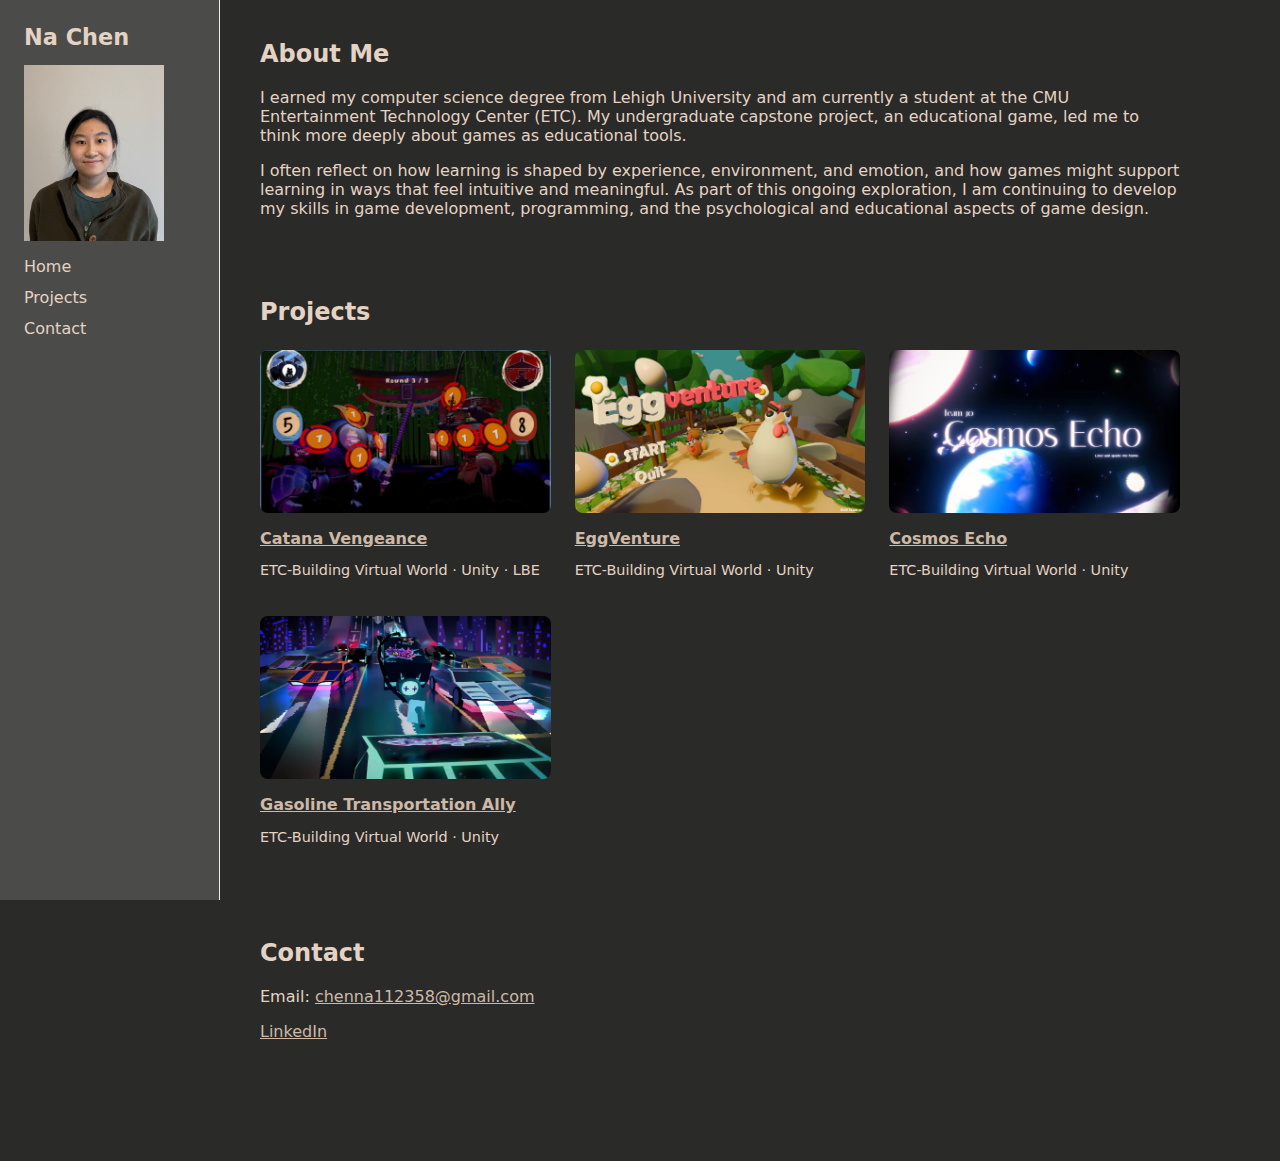
<file: index.html>
<!DOCTYPE html>
<html lang="en">
<head>
  <meta charset="UTF-8" />
  <meta name="viewport" content="width=device-width, initial-scale=1" />
  <title>Na Chen | Portfolio</title>
  <link rel="stylesheet" href="style.css" />
</head>

<body>
  <!-- Sidebar / Top Navigation -->
  <aside class="sidebar">
    <h1>Na Chen</h1>
    <img src="images/self.jpg" alt="Selfie" width="140"/>
    <nav>
      <a href="#home">Home</a>
      <a href="#projects">Projects</a>
      <a href="#contact">Contact</a>
    </nav>
  </aside>

  <!-- Main Content -->
  <main class="content">

    <!-- Home / About -->
    <section id="home" class="section">
      <h2>About Me</h2>
      <p>
        I earned my computer science degree from Lehigh University and 
        am currently a student at the CMU Entertainment Technology Center (ETC). 
        My undergraduate capstone project, an educational game, 
        led me to think more deeply about games as educational tools.
      </p>
      <p>
        I often reflect on how learning is shaped by experience, environment, 
        and emotion, and how games might support learning in ways that feel intuitive
        and meaningful. As part of this ongoing exploration, I am continuing to 
        develop my skills in game development, programming, and the psychological 
        and educational aspects of game design.
      </p>
    </section>

    <!-- Projects -->
    <section id="projects" class="section">
      <h2>Projects</h2>

      <div class="projects-grid">
        <div class="project">
          <img src="images/bvw4.jpg" alt="Project 1" />
          <h3>
            <a href="CatanaVengeance.html"> Catana Vengeance </a>
          </h3>
          <p>
            ETC-Building Virtual World · Unity · LBE
          </p>
        </div>

        <div class="project">
          <img src="images/bvw3.jpg" alt="Project 2" />
          <h3>
            <a href="EggVenture.html"> EggVenture </a>
          </h3>
          <p>
            ETC-Building Virtual World · Unity
          </p>
        </div>

        <div class="project">
          <img src="images/bvw2.jpg" alt="Project 3" />
          <h3>
            <a href="CosmosEcho.html"> Cosmos Echo </a>
          </h3>
          <p>          
            ETC-Building Virtual World · Unity
          </p>
        </div>

        <div class="project">
          <img src="images/bvw1a.jpg" alt="Project 4" />
          <h3>
            <a href="GasolineAlly.html"> Gasoline Transportation Ally </a>
          </h3>
          <p>          
            ETC-Building Virtual World · Unity
          </p>
        </div>
      </div>
    </section>

    <!-- Contact -->
    <section id="contact" class="section">
      <div class="contact">
        <h2>Contact</h2>
        <p>Email: <a href="mailto:your@email.com">chenna112358@gmail.com</a></p>
        <p>
            <!-- <a href="https://github.com/yourname">GitHub</a> · -->
            <a href="https://www.linkedin.com/public-profile/settings?trk=d_flagship3_profile_self_view_public_profile">LinkedIn</a>
        </p>
      </div>
    </section>

  </main>
</body>
</html>
</file>
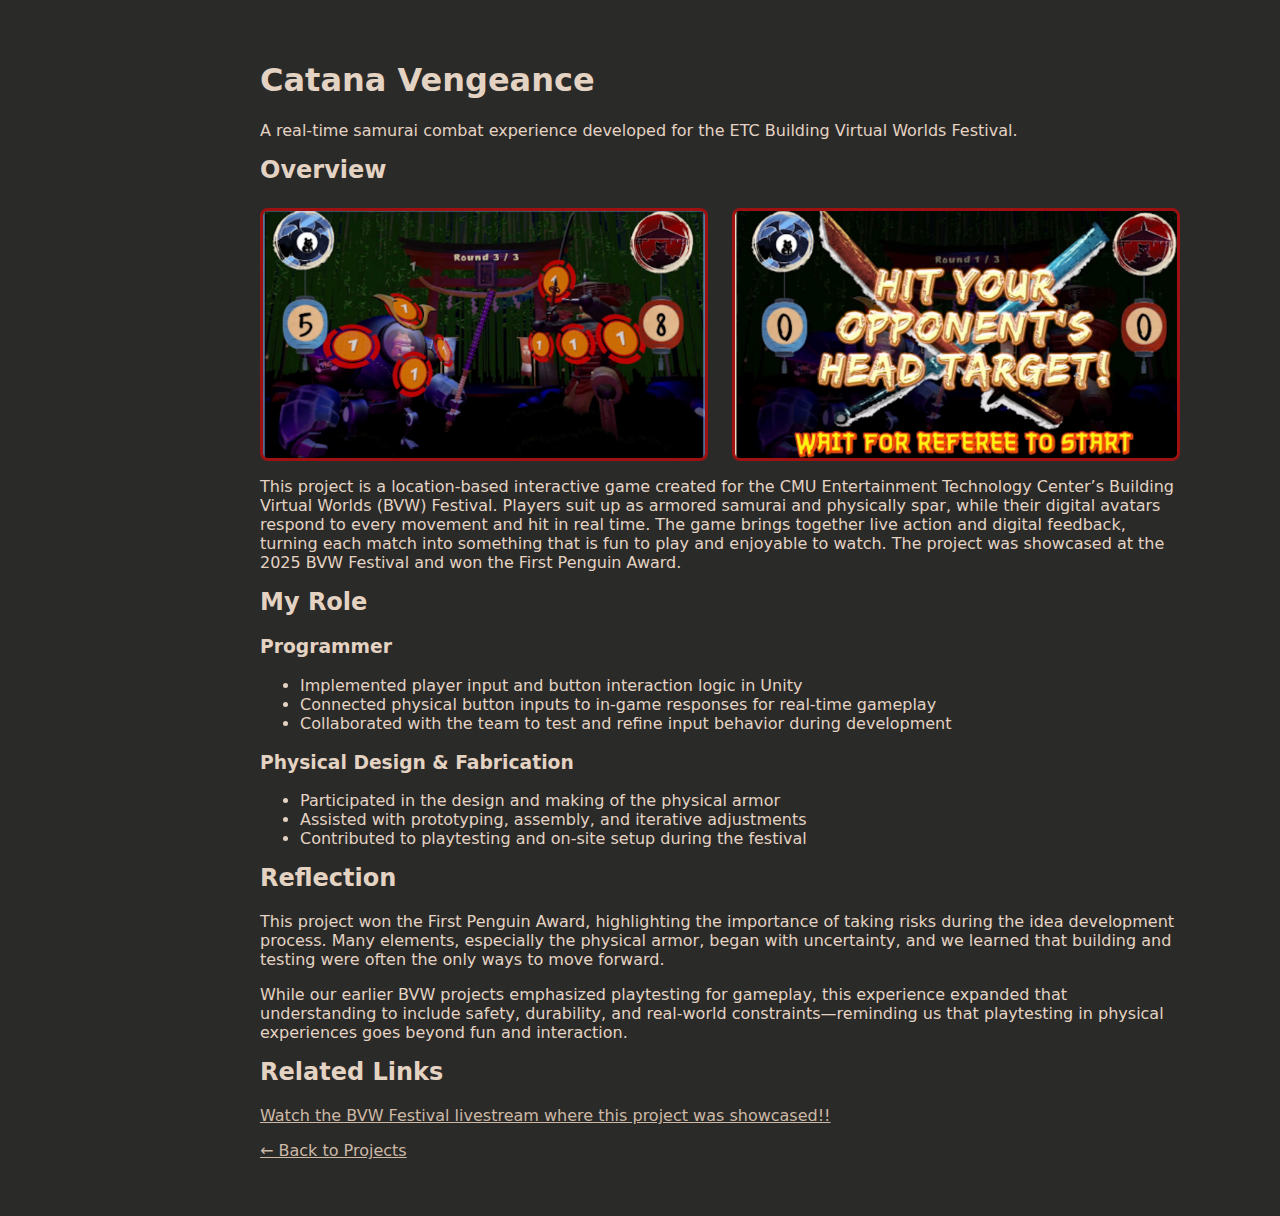
<file: CatanaVengeance.html>
<!DOCTYPE html>
<html lang="en">
<head>
  <meta charset="UTF-8">
  <title>BVW Festival Physical Game</title>
  <link rel="stylesheet" href="style.css">
</head>

<body>
  <main class="content">
    <h1>Catana Vengeance</h1>

    <p>
        A real-time samurai combat experience developed for the ETC Building Virtual Worlds Festival.
    </p>

    <h2>Overview</h2>
    <div class="inProjects-grid">
        <img src="images/bvw4.jpg" alt="Picture 1" />
        <img src="images/bvw4-2.jpg" alt="Picture 2" />
    </div>
    <p>
        This project is a location-based interactive game created for the CMU Entertainment Technology Center’s Building Virtual Worlds (BVW) Festival. Players suit up as armored samurai and physically spar, while their digital avatars respond to every movement and hit in real time. The game brings together live action and digital feedback, turning each match into something that is fun to play and enjoyable to watch.

        The project was showcased at the 2025 BVW Festival and won the First Penguin Award.
    </p>

    <h2>My Role</h2>

    <h3>Programmer</h3>
    <ul>
      <li>Implemented player input and button interaction logic in Unity</li>
      <li>Connected physical button inputs to in-game responses for real-time gameplay</li>
      <li>Collaborated with the team to test and refine input behavior during development</li>
    </ul>
    
    <h3>Physical Design & Fabrication</h3>
    <ul>
      <li>Participated in the design and making of the physical armor</li>
      <li>Assisted with prototyping, assembly, and iterative adjustments</li>
      <li>Contributed to playtesting and on-site setup during the festival</li>
    </ul>

    <h2>Reflection</h2>
    <p>
        This project won the First Penguin Award, highlighting the importance of taking risks during the idea development process. Many elements, especially the physical armor, began with uncertainty, and we learned that building and testing were often the only ways to move forward.
    </p>
    <p>
        While our earlier BVW projects emphasized playtesting for gameplay, this experience expanded that understanding to include safety, durability, and real-world constraints—reminding us that playtesting in physical experiences goes beyond fun and interaction.        
    </p>
    <h2>Related Links</h2>
    <p>
        <a href="https://www.youtube.com/live/P1I1-MPE_Ww?si=JSCC2pYmlA-kjbBF&t=6325">Watch the BVW Festival livestream where this project was showcased!!</a>
    </p>
    <p>
      <a href="index.html">← Back to Projects</a>
    </p>
  </main>
</body>
</html>
</file>
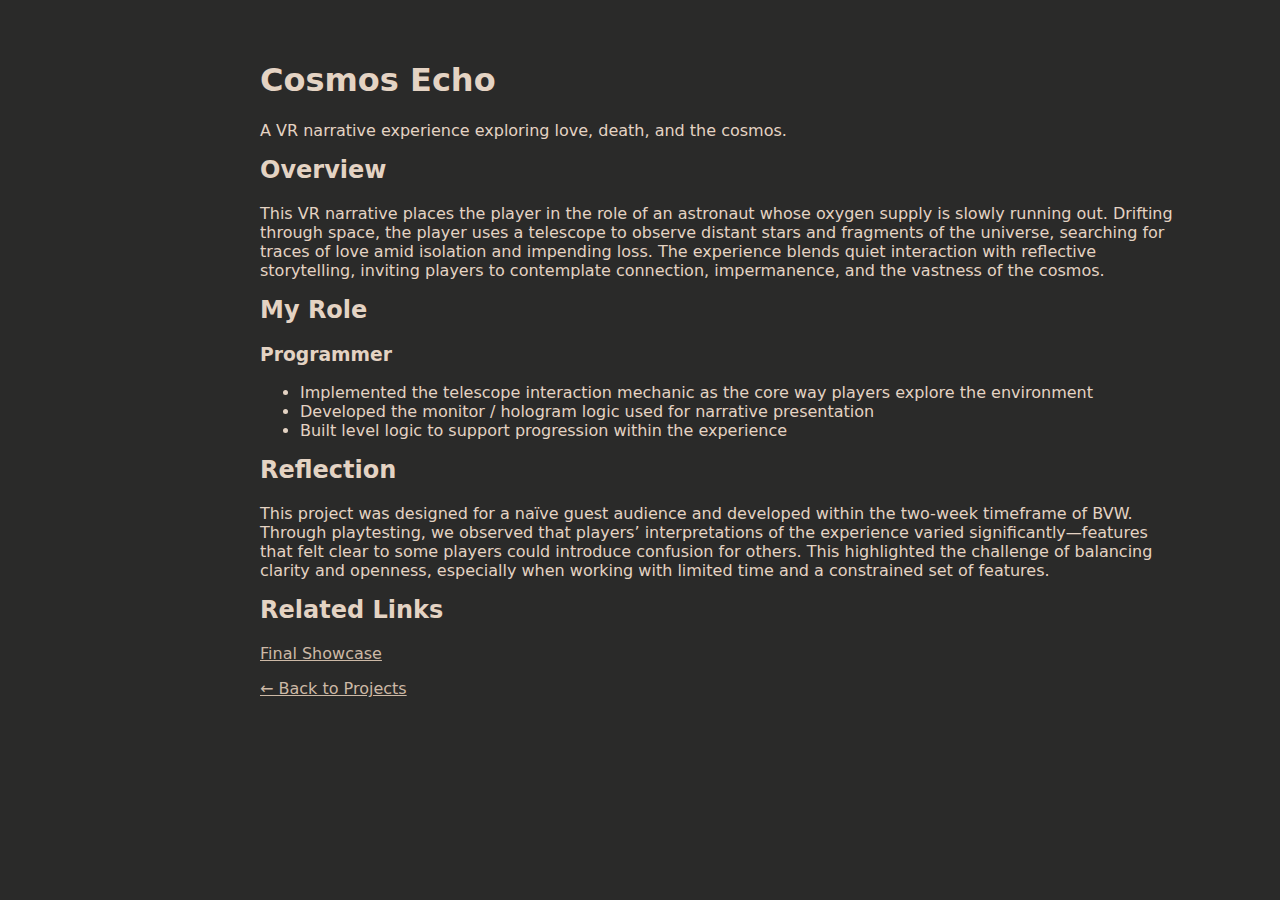
<file: CosmosEcho.html>
<!DOCTYPE html>
<html lang="en">
<head>
  <meta charset="UTF-8">
  <title>BVW Festival Physical Game</title>
  <link rel="stylesheet" href="style.css">
</head>

<body>
  <main class="content">
    <h1>Cosmos Echo</h1>

    <p>
        A VR narrative experience exploring love, death, and the cosmos.
    </p>

    <h2>Overview</h2>
    <p>
        This VR narrative places the player in the role of an astronaut whose oxygen supply is slowly running out. Drifting through space, the player uses a telescope to observe distant stars and fragments of the universe, searching for traces of love amid isolation and impending loss. The experience blends quiet interaction with reflective storytelling, inviting players to contemplate connection, impermanence, and the vastness of the cosmos.
    </p>

    <h2>My Role</h2>

    <h3>Programmer</h3>
    <ul>
      <li>Implemented the telescope interaction mechanic as the core way players explore the environment</li>
      <li>Developed the monitor / hologram logic used for narrative presentation</li>
      <li>Built level logic to support progression within the experience</li>
    </ul>
<!--     
    <h3>N/A</h3>
    <ul>

    </ul> -->

    <h2>Reflection</h2>
    <p>
        This project was designed for a naïve guest audience and developed within the two-week timeframe of BVW. Through playtesting, we observed that players’ interpretations of the experience varied significantly—features that felt clear to some players could introduce confusion for others. This highlighted the challenge of balancing clarity and openness, especially when working with limited time and a constrained set of features.
    </p>
    <h2>Related Links</h2>
    <p>
        <a href="https://www.youtube.com/live/PWHPLdTEUw0?si=P0sHmcCMJFgeo_hR&t=18522">Final Showcase</a>
    </p>
    <p>
      <a href="index.html">← Back to Projects</a>
    </p>
  </main>
</body>
</html>
</file>
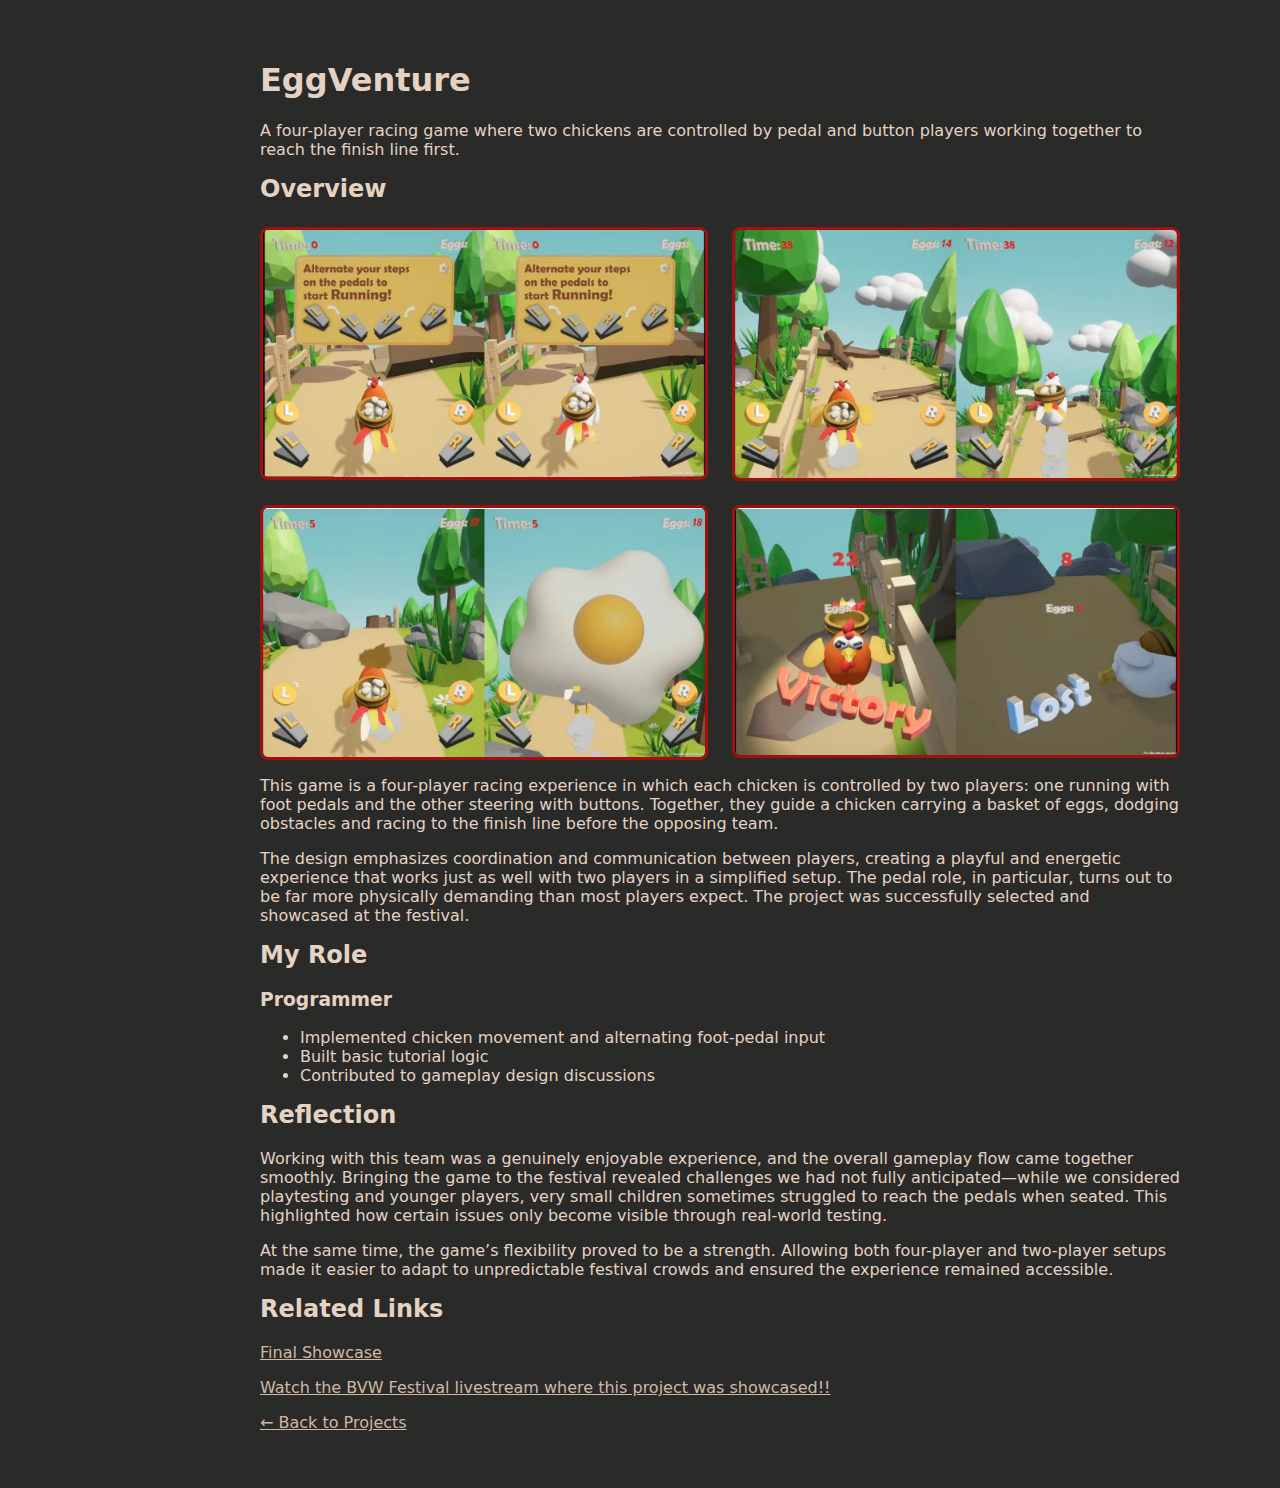
<file: EggVenture.html>
<!DOCTYPE html>
<html lang="en">
<head>
  <meta charset="UTF-8">
  <title>BVW Festival Physical Game</title>
  <link rel="stylesheet" href="style.css">
</head>

<body>
  <main class="content">
    <h1>EggVenture</h1>

    <p>
        A four-player racing game where two chickens are controlled by pedal and button players working together to reach the finish line first.
    </p>

    <h2>Overview</h2>
    <div class="inProjects-grid">
        <img src="images/bvw3-1.jpg" alt="Picture 1" />
        <img src="images/bvw3-2.jpg" alt="Picture 2" />
        <img src="images/bvw3-3.jpg" alt="Picture 3" />
        <img src="images/bvw3-4.jpg" alt="Picture 4" />
    </div>
    <p>
        This game is a four-player racing experience in which each chicken is controlled by two players: one running with foot pedals and the other steering with buttons. Together, they guide a chicken carrying a basket of eggs, dodging obstacles and racing to the finish line before the opposing team.
    </p> 
    <p>
        The design emphasizes coordination and communication between players, creating a playful and energetic experience that works just as well with two players in a simplified setup. The pedal role, in particular, turns out to be far more physically demanding than most players expect. The project was successfully selected and showcased at the festival.
    </p>

    <h2>My Role</h2>

    <h3>Programmer</h3>
    <ul>
      <li>Implemented chicken movement and alternating foot-pedal input</li>
      <li>Built basic tutorial logic</li>
      <li>Contributed to gameplay design discussions</li>
    </ul>
    
    <!-- <h3>N/A</h3>
    <ul>

    </ul> -->

    <h2>Reflection</h2>
    <p>
        Working with this team was a genuinely enjoyable experience, and the overall gameplay flow came together smoothly. Bringing the game to the festival revealed challenges we had not fully anticipated—while we considered playtesting and younger players, very small children sometimes struggled to reach the pedals when seated. This highlighted how certain issues only become visible through real-world testing.
    </p>
    <p>    
        At the same time, the game’s flexibility proved to be a strength. Allowing both four-player and two-player setups made it easier to adapt to unpredictable festival crowds and ensured the experience remained accessible.
    </p>
    <h2>Related Links</h2>
    <p>
        <a href="https://www.youtube.com/live/m8KwSJdyhvY?si=BOnFm7rRDgW0t8td&t=3238">Final Showcase</a>
    </p>
    <p>
        <a href="https://www.youtube.com/live/P1I1-MPE_Ww?si=7bnpJB8pTX_eMhr5&t=2887">Watch the BVW Festival livestream where this project was showcased!!</a>
    </p>
    <p>
      <a href="index.html">← Back to Projects</a>
    </p>
  </main>
</body>
</html>
</file>
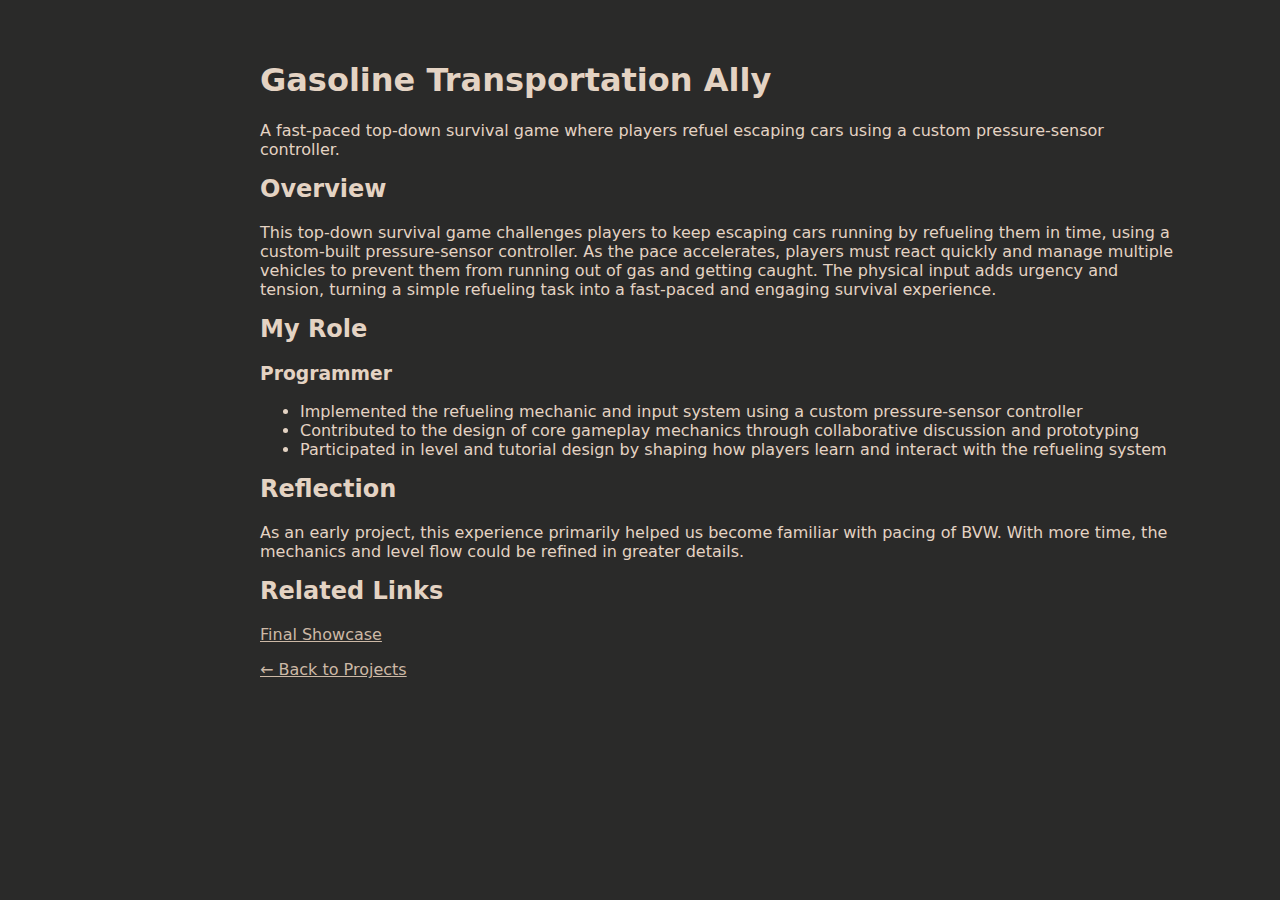
<file: GasolineAlly.html>
<!DOCTYPE html>
<html lang="en">
<head>
  <meta charset="UTF-8">
  <title>BVW Festival Physical Game</title>
  <link rel="stylesheet" href="style.css">
</head>

<body>
  <main class="content">
    <h1>Gasoline Transportation Ally</h1>

    <p>
        A fast-paced top-down survival game where players refuel escaping cars using a custom pressure-sensor controller.
    </p>

    <h2>Overview</h2>
    <p>
        This top-down survival game challenges players to keep escaping cars running by refueling them in time, using a custom-built pressure-sensor controller. As the pace accelerates, players must react quickly and manage multiple vehicles to prevent them from running out of gas and getting caught. The physical input adds urgency and tension, turning a simple refueling task into a fast-paced and engaging survival experience.
    </p>

    <h2>My Role</h2>

    <h3>Programmer</h3>
    <ul>
      <li>Implemented the refueling mechanic and input system using a custom pressure-sensor controller</li>
      <li>Contributed to the design of core gameplay mechanics through collaborative discussion and prototyping</li>
      <li>Participated in level and tutorial design by shaping how players learn and interact with the refueling system</li>
    </ul>
    
    <!-- <h3>N/A</h3>
    <ul>

    </ul> -->

    <h2>Reflection</h2>
    <p>
        As an early project, this experience primarily helped us become familiar with pacing of BVW. With more time, the mechanics and level flow could be refined in greater details.
    </p>
    <h2>Related Links</h2>
    <p>
        <a href="https://www.youtube.com/live/r4fR_0VXqPI?si=w4QEMvSVRhChbkTQ&t=5883">Final Showcase</a>
    </p>
    <p>
      <a href="index.html">← Back to Projects</a>
    </p>
  </main>
</body>
</html>
</file>
<file: style.css>
* {
    box-sizing: border-box;
  }
  
  body {
    margin: 0;
    font-family: system-ui, -apple-system, BlinkMacSystemFont, sans-serif;
    display: flex;
    color: #E4D3C3;
    background:#2a2a29;
  }
  
  /* Sidebar */
  .sidebar {
    width: 220px;
    padding: 24px;
    border-right: 1px solid #eee;
    position: fixed;
    height: 100vh;
    background: #4b4c49;
  }
  
  .sidebar h1 {
    margin-top: 0;
    font-size: 1.4em;
  }
  
  .sidebar nav a {
    display: block;
    margin: 12px 0;
    text-decoration: none;
    color: #E4D3C3;
  }
  
  .sidebar nav a:hover {
    text-decoration: underline;
  }
  
  /* Main content */
  .content {
    margin-left: 220px;
    padding: 40px;
    max-width: 1000px;
  }
  
  .section {
    margin-bottom: 80px;
  }
  
  h2 {
    margin-top: 0;
  }
  
  /* Projects grid */
  .projects-grid {
    display: grid;
    grid-template-columns: repeat(auto-fill, minmax(220px, 1fr));
    gap: 24px;
    margin-top: 24px;
  }
  
  .project img {
    width: 100%;
    border-radius: 8px;
  }
  .inProjects-grid {
    display: grid;
    grid-template-columns: repeat(auto-fill, minmax(400px, 1fr));
    gap: 24px;
    margin-top: 24px;
  }
  .inProjects-grid img {
    width: 100%;
    height: auto;
    display: block;
    border: 3px solid rgb(159, 16, 16);
    border-radius: 8px;
  }
  
  .project h3 {
    margin: 12px 0 6px;
    font-size: 1em;
  }
  .project h3 a,
  .project h3 a:visited {
    color:#cdb9a6;
    text-decoration: underline;
  }
  
  .project p {
    font-size: 0.9em;
    color:#E4D3C3
  }
  /* contact */
  .contact p a,
  .contact p a:visited {
    color:#cdb9a6;
    text-decoration: underline;
  }
  .content p a,
  .content p a:visited{
    color:#cdb9a6;
    text-decoration: underline;
  }
  /* Mobile */
  @media (max-width: 800px) {
    body {
      flex-direction: column;
    }
  
    .sidebar {
      position: relative;
      width: 100%;
      height: auto;
      border-right: none;
      border-bottom: 1px solid #eee;
    }
  
    .content {
      margin-left: 0;
      padding: 24px;
    }
  }
</file>
